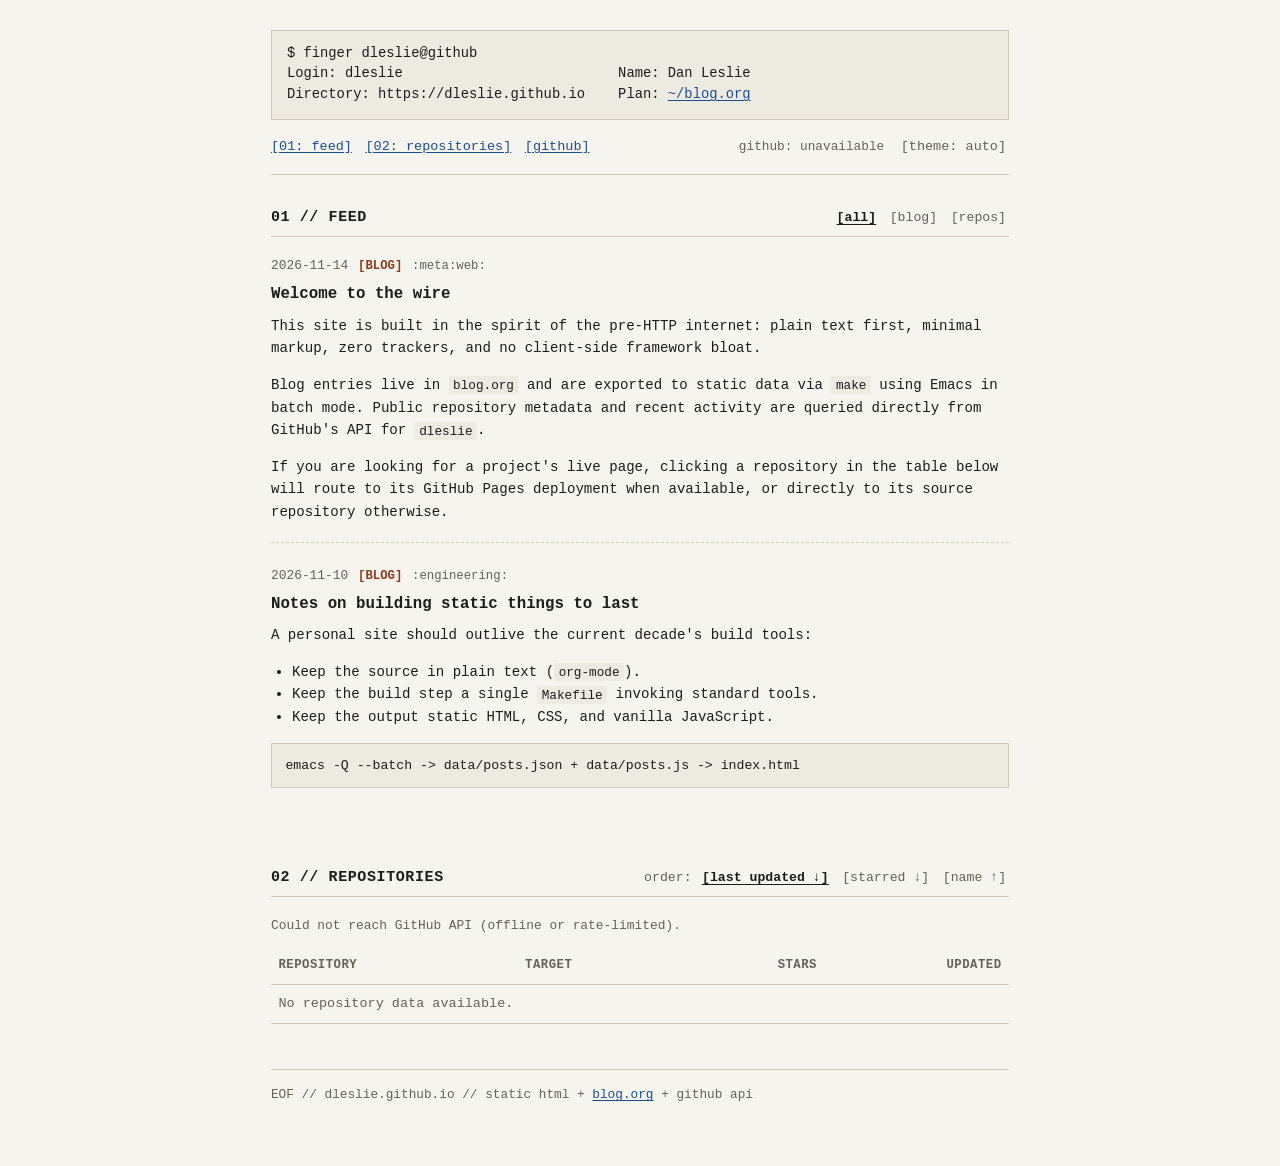
<file: index.html>
<!DOCTYPE html>
<html lang="en">
<head>
  <meta charset="utf-8">
  <meta name="viewport" content="width=device-width, initial-scale=1">
  <title>dleslie // ~</title>
  <meta name="description" content="Personal and professional site of Dan Leslie (dleslie): notes from org-mode and public GitHub repositories.">
  <link rel="stylesheet" href="style.css">
</head>
<body>
  <div class="container">
    <header class="site-header">
      <pre class="finger-banner" aria-label="Site identity"><code>$ finger dleslie@github
Login: dleslie                          Name: Dan Leslie
Directory: https://dleslie.github.io    Plan: <a href="blog.org">~/blog.org</a></code></pre>

      <nav class="top-bar" aria-label="Primary navigation">
        <div class="nav-links">
          <a href="#feed">[01: feed]</a>
          <a href="#repositories">[02: repositories]</a>
          <a href="https://github.com/dleslie" rel="noopener">[github]</a>
        </div>
        <div class="nav-meta">
          <span id="github-status" class="status-pill" aria-live="polite">github: querying...</span>
          <button id="theme-toggle" type="button" class="cmd-btn" aria-label="Toggle color theme">[theme: auto]</button>
        </div>
      </nav>
    </header>

    <main>
      <section id="feed" class="section" aria-labelledby="feed-heading">
        <div class="section-header">
          <h2 id="feed-heading">01 // FEED</h2>
          <div class="controls" role="group" aria-label="Filter feed items">
            <button type="button" class="cmd-btn is-active" data-feed-filter="all">[all]</button>
            <button type="button" class="cmd-btn" data-feed-filter="blog">[blog]</button>
            <button type="button" class="cmd-btn" data-feed-filter="repo">[repos]</button>
          </div>
        </div>
        <div id="feed-list" class="feed-list">
          <p class="muted">Loading feed...</p>
        </div>
        <div id="feed-more-wrap" class="feed-more-wrap" hidden>
          <button id="feed-more-btn" type="button" class="cmd-btn">[show older entries]</button>
        </div>
      </section>

      <section id="repositories" class="section" aria-labelledby="repos-heading">
        <div class="section-header">
          <h2 id="repos-heading">02 // REPOSITORIES</h2>
          <div class="controls" role="group" aria-label="Sort repositories">
            <span class="muted sort-label">order:</span>
            <button type="button" class="cmd-btn is-active" data-repo-sort="updated">[last updated ↓]</button>
            <button type="button" class="cmd-btn" data-repo-sort="starred">[starred ↓]</button>
            <button type="button" class="cmd-btn" data-repo-sort="name">[name ↑]</button>
          </div>
        </div>
        <p id="repo-summary" class="muted repo-summary">Querying public repositories for dleslie...</p>
        <div class="table-wrap">
          <table class="repo-table">
            <thead>
              <tr>
                <th scope="col">Repository</th>
                <th scope="col" class="col-dest">Target</th>
                <th scope="col" class="col-num">Stars</th>
                <th scope="col" class="col-date">Updated</th>
              </tr>
            </thead>
            <tbody id="repo-tbody">
              <tr>
                <td colspan="4" class="muted">Loading repositories...</td>
              </tr>
            </tbody>
          </table>
        </div>
      </section>
    </main>

    <footer class="site-footer">
      <span>EOF // dleslie.github.io // static html + <a href="blog.org">blog.org</a> + github api</span>
    </footer>
  </div>

  <script src="data/posts.js"></script>
  <script src="data/github-fallback.js"></script>
  <script src="app.js"></script>
</body>
</html>
</file>
<file: style.css>
:root {
  --bg: #f6f4ef;
  --surface: #edeae2;
  --text: #1d1c19;
  --muted: #656158;
  --border: #cfc9bc;
  --link: #1b4d8e;
  --link-hover: #0f305c;
  --accent-blog: #8c3b19;
  --accent-repo: #245c44;
  --font-mono: 'Berkeley Mono', 'IBM Plex Mono', 'JetBrains Mono', 'SF Mono',
    ui-monospace, SFMono-Regular, Menlo, Monaco, Consolas, monospace;
}

:root[data-theme="dark"] {
  --bg: #121412;
  --surface: #1a1e1a;
  --text: #d8ddd2;
  --muted: #8a9284;
  --border: #2e342c;
  --link: #7eb8da;
  --link-hover: #aad2ea;
  --accent-blog: #d99559;
  --accent-repo: #76b88e;
}

@media (prefers-color-scheme: dark) {
  :root:not([data-theme="light"]) {
    --bg: #121412;
    --surface: #1a1e1a;
    --text: #d8ddd2;
    --muted: #8a9284;
    --border: #2e342c;
    --link: #7eb8da;
    --link-hover: #aad2ea;
    --accent-blog: #d99559;
    --accent-repo: #76b88e;
  }
}

*,
*::before,
*::after {
  box-sizing: border-box;
}

html {
  font-size: 15px;
  scroll-behavior: smooth;
}

body {
  margin: 0;
  padding: 2rem 1.25rem 4rem;
  background-color: var(--bg);
  color: var(--text);
  font-family: var(--font-mono);
  line-height: 1.6;
  -webkit-font-smoothing: antialiased;
}

.container {
  max-width: 82ch;
  margin: 0 auto;
}

a {
  color: var(--link);
  text-decoration: underline;
  text-underline-offset: 2px;
}

a:hover {
  color: var(--link-hover);
}

.muted {
  color: var(--muted);
}

/* Header */
.site-header {
  border-bottom: 1px solid var(--border);
  padding-bottom: 1rem;
  margin-bottom: 2rem;
}

.finger-banner {
  margin: 0 0 1rem;
  padding: 0.85rem 1rem;
  background: var(--surface);
  border: 1px solid var(--border);
  overflow-x: auto;
  font-size: 0.92rem;
  line-height: 1.5;
}

.top-bar {
  display: flex;
  flex-wrap: wrap;
  justify-content: space-between;
  align-items: center;
  gap: 0.75rem;
  font-size: 0.9rem;
}

.nav-links,
.nav-meta {
  display: flex;
  flex-wrap: wrap;
  align-items: center;
  gap: 0.9rem;
}

.status-pill {
  color: var(--muted);
  font-size: 0.85rem;
}

/* Command-style buttons */
.cmd-btn {
  background: none;
  border: none;
  padding: 0.1rem 0.2rem;
  font: inherit;
  color: var(--muted);
  cursor: pointer;
}

.cmd-btn:hover {
  color: var(--text);
}

.cmd-btn.is-active {
  color: var(--text);
  font-weight: 700;
  text-decoration: underline;
  text-underline-offset: 3px;
}

/* Sections */
.section {
  margin-bottom: 3rem;
}

.section-header {
  display: flex;
  flex-wrap: wrap;
  justify-content: space-between;
  align-items: baseline;
  gap: 0.75rem;
  border-bottom: 1px solid var(--border);
  padding-bottom: 0.45rem;
  margin-bottom: 1.25rem;
}

.section-header h2 {
  margin: 0;
  font-size: 1rem;
  font-weight: 700;
  letter-spacing: 0.04em;
}

.controls {
  display: flex;
  flex-wrap: wrap;
  align-items: center;
  gap: 0.5rem;
  font-size: 0.88rem;
}

/* Feed */
.feed-list {
  display: flex;
  flex-direction: column;
  gap: 1.5rem;
}

.feed-item {
  padding-bottom: 1.25rem;
  border-bottom: 1px dashed var(--border);
}

.feed-item:last-child {
  border-bottom: none;
}

.feed-meta {
  display: flex;
  flex-wrap: wrap;
  align-items: baseline;
  gap: 0.65rem;
  font-size: 0.86rem;
  margin-bottom: 0.35rem;
}

.feed-date {
  color: var(--muted);
}

.badge {
  font-weight: 700;
  font-size: 0.82rem;
}

.badge-blog {
  color: var(--accent-blog);
}

.badge-repo {
  color: var(--accent-repo);
}

.feed-tags {
  color: var(--muted);
  font-size: 0.82rem;
}

.feed-title {
  margin: 0 0 0.5rem;
  font-size: 1.05rem;
  font-weight: 700;
}

.feed-body {
  font-size: 0.94rem;
}

.feed-body > :first-child {
  margin-top: 0;
}

.feed-body > :last-child {
  margin-bottom: 0;
}

.feed-body pre {
  background: var(--surface);
  border: 1px solid var(--border);
  padding: 0.75rem 0.9rem;
  overflow-x: auto;
  font-size: 0.88rem;
}

.feed-body code {
  background: var(--surface);
  padding: 0.1rem 0.3rem;
  font-size: 0.9em;
}

.feed-body pre code {
  background: none;
  padding: 0;
}

.feed-body blockquote {
  margin: 0.75rem 0;
  padding-left: 1rem;
  border-left: 2px solid var(--border);
  color: var(--muted);
}

.feed-body ul,
.feed-body ol {
  padding-left: 1.4rem;
}

.feed-more-wrap {
  margin-top: 1rem;
}

/* Repositories table */
.repo-summary {
  margin: 0 0 0.75rem;
  font-size: 0.86rem;
}

.table-wrap {
  overflow-x: auto;
}

.repo-table {
  width: 100%;
  border-collapse: collapse;
  font-size: 0.9rem;
}

.repo-table th,
.repo-table td {
  text-align: left;
  vertical-align: top;
  padding: 0.55rem 0.5rem;
  border-bottom: 1px solid var(--border);
}

.repo-table th {
  font-size: 0.82rem;
  color: var(--muted);
  font-weight: 700;
  text-transform: uppercase;
  letter-spacing: 0.04em;
}

.repo-table tbody tr:hover {
  background: var(--surface);
}

.repo-name-row {
  display: flex;
  flex-wrap: wrap;
  align-items: baseline;
  gap: 0.5rem;
}

.repo-link {
  font-weight: 700;
}

.repo-src-link {
  font-size: 0.8rem;
  color: var(--muted);
}

.repo-desc {
  margin-top: 0.2rem;
  color: var(--muted);
  font-size: 0.85rem;
}

.col-dest,
.col-num,
.col-date {
  white-space: nowrap;
}

.col-num,
.col-date {
  text-align: right;
}

.repo-table th.col-num,
.repo-table th.col-date {
  text-align: right;
}

/* Footer */
.site-footer {
  border-top: 1px solid var(--border);
  padding-top: 1rem;
  margin-top: 3rem;
  font-size: 0.85rem;
  color: var(--muted);
}
</file>
